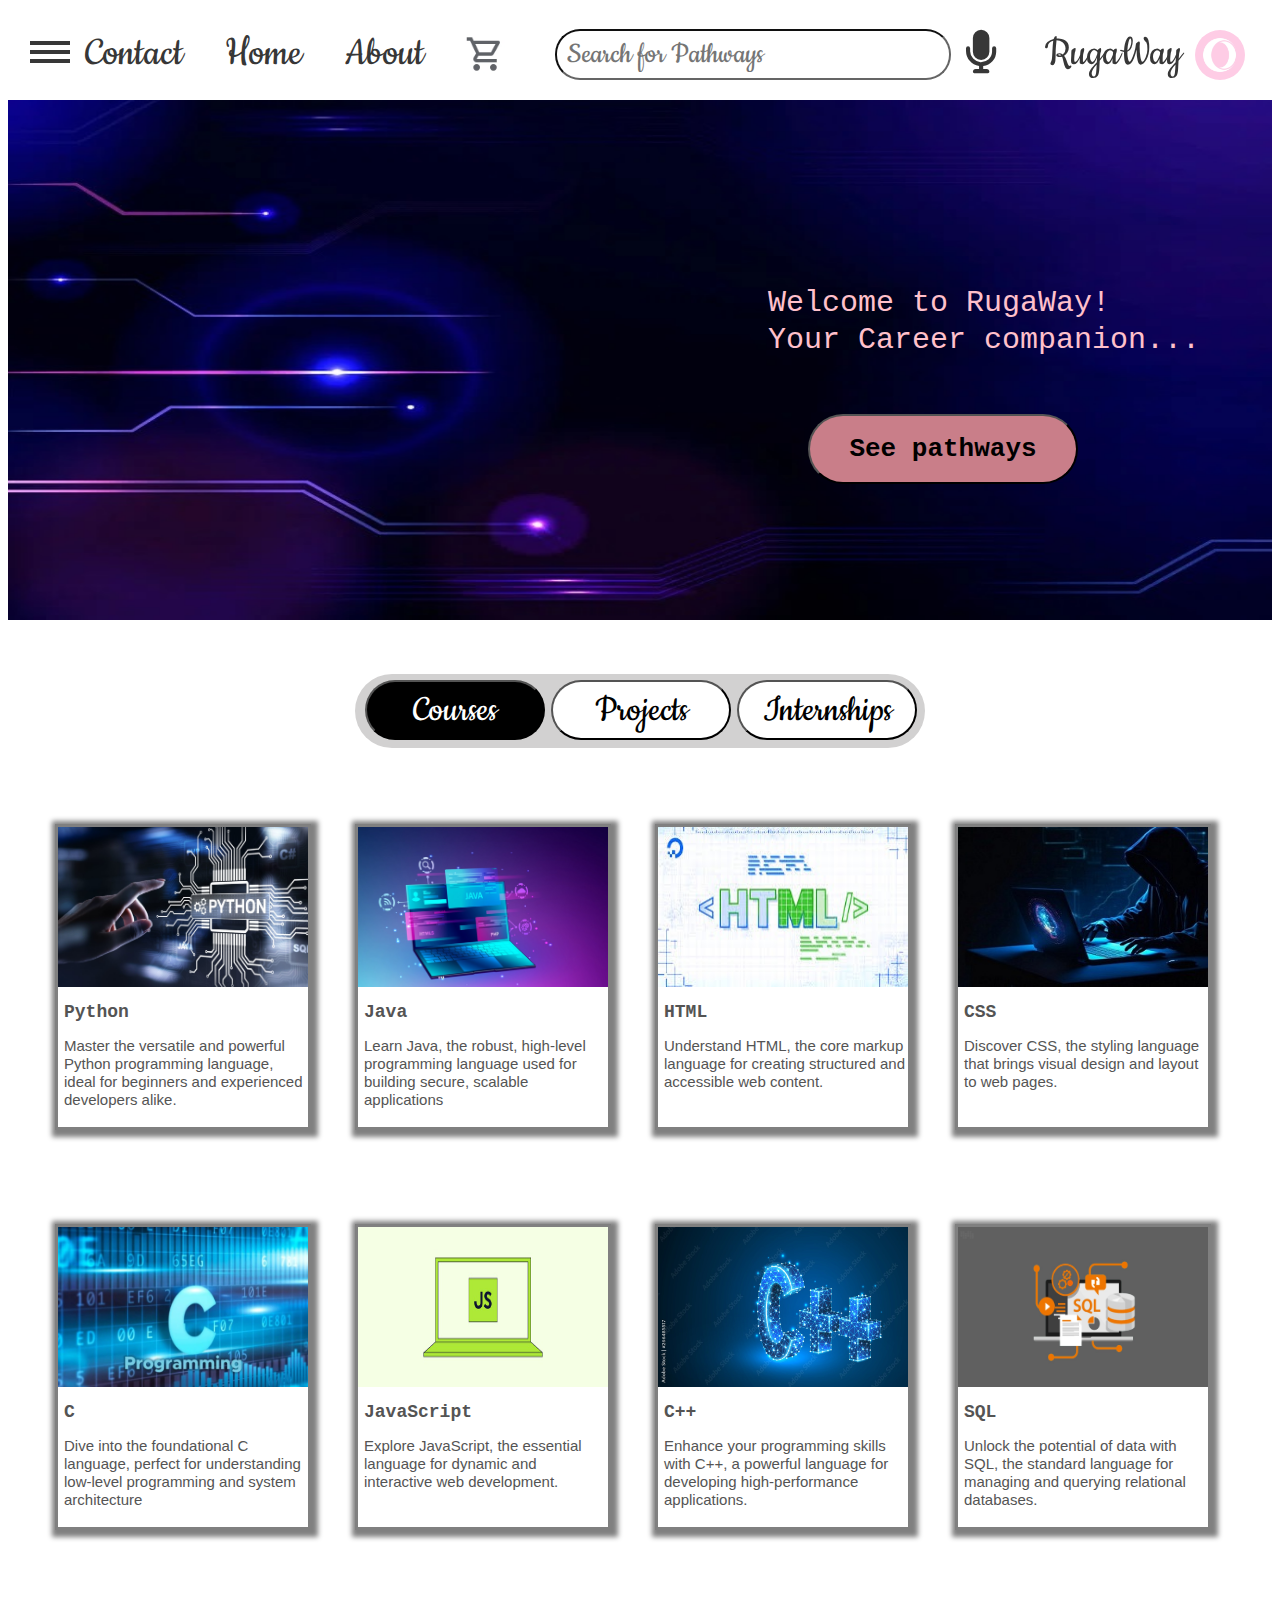
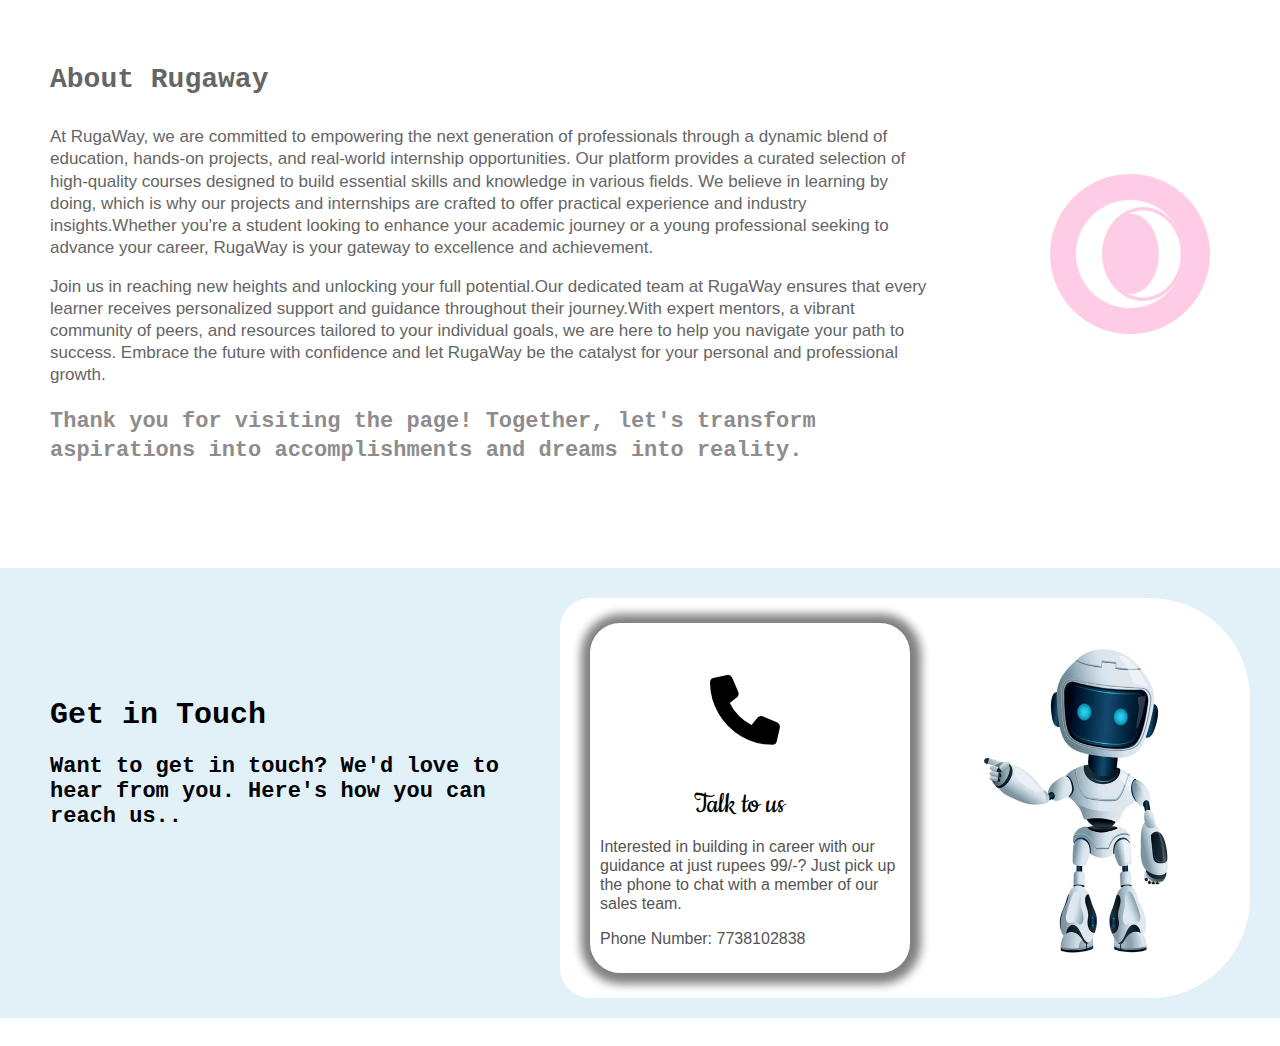
<file: index.html>
<!DOCTYPE html>
<html>
    <head>
        <title>
            Rugaway
        </title>
        <meta charset="UTF-8">
        <link rel="stylesheet" href="https://cdnjs.cloudflare.com/ajax/libs/font-awesome/6.0.0-beta3/css/all.min.css">
        <meta name="viewport" content="width=device-width, initial-scale=1.0">
        <link rel="preconnect" href="https://fonts.googleapis.com">
        <link rel="preconnect" href="https://fonts.gstatic.com" crossorigin>
        <link href="https://fonts.googleapis.com/css2?family=Kalnia+Glaze:wght@100..700&display=swap" rel="stylesheet">
        <link href="https://fonts.googleapis.com/css2?family=Cookie&family=Dancing+Script:wght@400..700&family=Tangerine:wght@400;700&display=swap" rel="stylesheet">
        <link rel="stylesheet" href="octlp.css">
        <link rel="stylesheet" href="octlp1.css">
    </head>
    <body>
        <div class="resptb">
        <div class="titlebar">
            <div class="menu" onclick="openav()">
                <div class="menubar"></div>
                <div class="menubar"></div>
                <div class="menubar"></div>
            </div>
            <div ><p class="toolbar-text tt1">Contact</p> </div>
            <div ><p class="toolbar-text tt2">Home</p> </div>
            <div ><p class="toolbar-text tt3">About</p> </div>
            <div class="t4"><img src="thumbnails/i231.jpg" class="i1"> </div>
            <div class="t5"><input type="text" placeholder="Search for Pathways" class="searchbar"> </div>
            <div class="t6"><a class="fa fa-microphone"></a> </div>
            <div class="t7"><p class="toolbar-text1">RugaWay</p> </div>
            <div class="t8"><img src="thumbnails/i21.jpg" class="i2"> </div>
        </div>
    </div>
    <div class="sidenav">
        <p onclick="closenav();" class="t0">&times</p>
        <p class="t1">Contact us</p>
        <p class="t2">Home</p>
        <p class="t3">About us</p>
    </div>
        <div class="shome">
           <img src="thumbnails/i2.jpg" class="homebg">
           <div class="hometxt">
                <p>Welcome to RugaWay!</p>
                <p>Your Career companion...</p>
                <button class="pathway">See pathways</button>
           </div>
        </div>
    <section class="searchs">
        <div class="pathways">
          <div class="buttonsclass">
            <button class="coursebutton b" onclick="courses();">Courses</button>
            <button class="projectbutton b" onclick="projects()">Projects</button>
            <button class="internbutton b" onclick="internships()">Internships</button>
          </div>
          <div class="scroll-container">
          <button class="scroll-arrow left" id="leftArrow">&#9664;</button>
          <div class="pwd o scroll-content" id="scrollContent">
           
            <div class="pwd1">
                <div class="pwd1img">
                    <img class="pwd1i1" src="thumbnails/ic1.jpg">
                </div>
                <div class="pwd1txt">
                    <p class="p1">Python</p>
                    <p>Master the versatile and powerful Python programming language, ideal for beginners and experienced developers alike.</p>
                </div>
                </div>
            <div class="pwd1">
                <div class="pwd1img"> 
                    <img class="pwd1i1" src="thumbnails/ic2.jpg"></div>
                <div class="pwd1txt">
                    <p class="p1">Java</p>
                    <p>Learn Java, the robust, high-level programming language used for building secure, scalable applications</p>
                </div>
            </div>
                <div class="pwd1">
                <div class="pwd1img"><img class="pwd1i1" src="thumbnails/ic3.jpg"></div>
                <div class="pwd1txt">
                <p class="p1">HTML</p>
                <p>Understand HTML, the core markup language for creating structured and accessible web content.</p>
                </div>
                </div>
                <div class="pwd1">
                <div class="pwd1img">
                <img class="pwd1i1" src="thumbnails/ic4.jpg">
                </div>
                <div class="pwd1txt">
                <p class="p1">
                CSS
                </p>
                <p>Discover CSS, the styling language that brings visual design and layout to web pages.</p>
                </div>
            </div>
</div>
        <button class="scroll-arrow right" id="rightArrow">&#9654;</button>
        </div>
        <div class="scrol-container">
            <div>
            <button class="scroll-arrow left" id="lefArrow">&#9664;</button> </div>
            <div class="pwd p scrol-content" id="scrolContent">
                <div class="pwd1">
                <div class="pwd1img">
                <img class="pwd1i1" src="thumbnails/ic5.jpg">
                </div>
                <div class="pwd1txt">
                <p class="p1">C</p>
                <p>Dive into the foundational C language, perfect for understanding low-level programming and system architecture</p>
                </div>
                </div>
                <div class="pwd1">
                <div class="pwd1img"> <img class="pwd1i1" src="thumbnails/ic7.jpg"></div>
                <div class="pwd1txt">
                <p class="p1">JavaScript</p>
                <p>Explore JavaScript, the essential language for dynamic and interactive web development.</p>
                </div>
                </div>
                <div class="pwd1">
                <div class="pwd1img"><img class="pwd1i1" src="thumbnails/ic6.jpg"></div>
                <div class="pwd1txt">
                <p class="p1">C++</p>
                <p>Enhance your programming skills with C++, a powerful language for developing high-performance applications.</p>
                </div>
                </div>
                <div class="pwd1">
                <div class="pwd1img">
                <img class="pwd1i1" src="thumbnails/ic8.jpg">
                </div>
                <div class="pwd1txt">
                <p class="p1">SQL</p>
                <p>Unlock the potential of data with SQL, the standard language for managing and querying relational databases.</p>
                </div>
            </div>

    </div>
    <div>
    <button class="scroll-arrow right" id="righArrow">&#9654;</button></div>
        </div>
</div>
</section>
      <div class="respabout">
        <div class="about">
            <div>
            <p class="about-heading">About Rugaway</p>
            <p>At RugaWay, we are committed to empowering the next generation of professionals through a dynamic blend of education, hands-on projects, and real-world internship opportunities. Our platform provides a curated selection of high-quality courses designed to build essential skills and knowledge in various fields. We believe in learning by doing, which is why our projects and internships are crafted to offer practical experience and industry insights.Whether you're a student looking to enhance your academic journey or a young professional seeking to advance your career, RugaWay is your gateway to excellence and achievement. </p>
            <p> Join us in reaching new heights and unlocking your full potential.Our dedicated team at RugaWay ensures that every learner receives personalized support and guidance throughout their journey.With expert mentors, a vibrant community of peers, and resources tailored to your individual goals, we are here to help you navigate your path to success. Embrace the future with confidence and let RugaWay be the catalyst for your personal and professional growth.</p>
            <p  class="about-heading ah"> Thank you for visiting the page!  Together, let's transform aspirations into accomplishments and dreams into reality.</p>
            </div>
            <div>
                <img src="thumbnails/i21.jpg" class="i3">
            </div>
        </div>
    </div>
    <div class="respcontact">
        <div class="contact">
           <div class="contactdiv1">
            <p class="contactdiv1 h">Get in Touch</p>
            <p>Want to get in touch? We'd love to hear from you. Here's how you can reach us..</p>
           </div>
           <div class="cd01">
           <div class="contactdiv2">
             <div class="cd0">
                <div class="cd1"><a class="fa fa-phone"></a> </div>
             </div>
             <div class="cd3">
                <p class="cd4">Talk to us</p>
                <p>Interested in building in career with our guidance at just rupees 99/-? Just pick up the phone to chat with a member of our sales team.</p>
                <p>Phone Number: 7738102838</p>
                
             </div> 
            </div>
           <div class="contactdiv3">
            <img src="thumbnails/i3.jpg" class="i4">
           </div> </div>
        </div>
    </div>
        <script src="octlp.js"></script>
    </body>
</html>
</file>
<file: octlp.css>
.titlebar{
    display: grid;
    grid-template-columns: 80px 140px 120px 120px 60px 420px 100px 150px 80px;
    row-gap: 20px;
    position: fixed;
    z-index: 1;
    height: 90px;
    /*font-family: 'Courier New', Courier, monospace;
    font-size: 28px;
    line-height: 52px;
    font-weight: 550; */
    font-family: cookie;
    font-size: 44px;
    font-weight: 580;
    line-height: 20px;
    background-color: white;
    width: 100%;
    color: rgb(55, 55, 55);
  
   justify-content: center;
}
.resptb{
   display: flex;
   justify-content: center;
}
.t7{
    margin: 0px;
}
body{
    margin-top: 0px;
}
.toolbar-text{
    cursor: pointer;
}

.menu{
    margin-top: 36px;
    height: 50px;
    width: 50px;
    margin-left: 20px;
    cursor: pointer;
}
.menubar{
    background-color: rgb(55, 55, 55);
    height: 4px;
    width: 40px;
    margin: 5px;
}
.t4{
 
   margin-top: 34px;
}
.i1{
    height: 40px;
    width: 40px;
    cursor: pointer;
}
.t5{
    margin-top: 14px;
    margin-right: 0px;
    margin-left: 30px;
}
.searchbar{
    margin-top: 15px;
    height: 45px;
    width: 380px;
    font-family: cookie;
    font-size: 32px;
    border-color: rgb(101, 101, 101);
    border-radius: 25px;
    padding-left: 10px;
}
.t6{
    margin-top: 30px;
    margin-left: 20px;
    cursor: pointer;
   
}
.t8{
    margin-top: 30px;
  
}
.i2{
    height: 50px;
    width: 50px;
    border-radius: 25px;
}
.shome{
    width: 100%;
}
.homebg{
    margin-top: 100px;
    width: 100%;
    height: 520px;
    margin-left: 0px;
    position: relative;
 
}
.hometxt{
    position: absolute;
    top: 30%;
    left: 60%;
    font-size: 30px;
    line-height: 7px;
    font-family: 'Courier New', Courier, monospace;
    color: pink;
}
.pathway{
    margin-left: 40px;
    margin-top: 40px;
    height: 70px;
    width: 270px;
    font-family: 'Courier New', Courier, monospace;
    font-size: 26px;
    font-weight: 550;
    background-color: rgb(201, 126, 137);
    border-radius: 35px;
    cursor: pointer;
}
.pathway:hover{
    background-color: rgb(163, 102, 111);
}
.hhut{
    height: 900px;
    display: grid;
    background-color: blue;
    grid-template-rows: 400px 400px;
}
.about{
    display: grid;
    grid-template-columns: 880px 300px;
    margin-left: 0px;
    margin-top: 70px;
    margin-bottom: 20px;
    font-size: 17px;
    line-height: 1.3;
    font-family: "Google Sans Text", arial, sans-serif;
    color: rgb(101, 101, 101);
}
.i3{
    margin-top: 140px;
    height: 160px;
    width: 160px;
    border-radius: 80px;
    margin-left: 120px;
}
.respabout{
    display: flex;
    justify-content: center;
}
.about-heading{
    font-family: 'Courier New', Courier, monospace;
    font-size: 28px;
    font-weight: 550;
}
.ah{
    font-size: 22px;
    color: rgb(142, 140, 140);
}
.respcontact{
    display: flex;
    justify-content: center;
}
.contact{
    background-color: rgb(226, 240, 247);
    margin-top: 60px;
    height: 450px;
    display: grid;
    grid-template-columns: 560px 720px;
    margin-bottom: 20px;

}
.contactdiv1{
    margin-left: 50px;
    font-family: 'Courier New', Courier, monospace;
    font-size: 22px;
    font-weight: 550;
    margin-top: 130px;
}
.h{
    margin: 0px;
    font-size: 30px;
}
.cd01{
    display: grid;
    grid-template-columns: 350px 340px;
    background-color: white;
    height: 400px;
    width: 660px;
    margin-top: 30px;
    margin-bottom: 20px;
    padding-left: 30px;
    border-radius: 30px 100px 100px 30px;
}
.contactdiv2{
    height: 350px;
    background-color: white;
    width: 320px;
    display: grid;
    grid-template-rows: 140px 200px;
    margin-top: 25px;
    box-shadow: grey 1px 1px 10px 10px;
    border-radius: 30px;
   
}
.contactdiv2:hover{
    -ms-transform: scale(1.03);
    -webkit-transform: scale(1.03); 
    transform: scale(1.03); 
}
.cd0{
    margin-left: 120px;
    margin-top: 50px;
}
.cd1{
    font-size: 70px;
}
.cd3{
    padding: 10px;
    font-size: 16px;
    line-height: 1.2;
    font-family: "Google Sans Text", arial, sans-serif;
    color: rgb(84, 84, 84);
}
.contactdiv3{
 
   margin-top: 25px;
}
.cd4{
    font-size: 32px;
    margin-left: 94px;
    font-family: cookie;
    line-height: 0.1px;
    color: black;
}
.i4{
    border-radius: 150px;
    height: 350px;
    width: 300px;
}
.pathways{
    margin-top: 50px;
    width: 100%;
    display: flex;
    justify-content: center;
    display: grid;
    grid-template-rows: 90px 400px 400px;
}
.buttonsclass{
   height: 68px;
   width: 570px;
   padding-top: 6px;
   background-color: rgb(210, 209, 209);
   border-radius: 100px;
   justify-self: center;
}
.coursebutton{
    height: 60px;
    width: 180px;
    margin-left: 10px;
    border-radius: 30px;
    font-family: cookie;
    background-color: black;
    color: white;
    font-size: 40px;
    cursor: pointer;

}
.projectbutton{
    height: 60px;
    width: 180px;
    margin-left: 2px;
    border-radius: 30px;
    font-family: cookie;
    font-size: 40px;
    background-color: white;
   cursor: pointer;
}
.internbutton{
    height: 60px;
    width: 180px;
    margin-left: 2px;
    border-radius: 30px;
    font-family: cookie;
    font-size: 40px;
    background-color: white;
    cursor: pointer;
}
.b:hover{
    background-color: black;
    color: white;
}

.pwd{
  
    display: grid;
    margin-top: 10px;
    grid-template-columns: 270px 270px 270px 270px;
    column-gap: 30px;
    padding: 0px 0px 0px 0px;
}
.pwd1{
    height: 300px;
    width: 250px;
    margin: 0px;
    margin-top: 50px;
    background-color: white;
    border-color: grey;
    border-style: solid;
    box-shadow: grey 2px 2px 5px 5px;
    display: grid;
    grid-template-rows: 160px 140px;
}
.pwd1:hover{
    -ms-transform: scale(1.5); 
    -webkit-transform: scale(1.5); 
    transform: scale(1.01); 
    box-shadow: rgb(95, 95, 95) 2px 2px 5px 5px;
}
.pwd1txt{
    padding-left: 6px;
    font-size: 15px;
    line-height: 1.2;
    font-family: "Google Sans Text", arial, sans-serif;
    color: rgb(84, 84, 84);
}
.pwd1i1{
   height: 160px;
   width: 250px;
}
.p1{
    font-family: 'Courier New', Courier, monospace;
    font-weight: bold;
    font-size: 18px;
    line-height: 14px;
}
.scroll-arrow{
    color: black;
    background-color: white;
    
}
.left{
   margin-right: 10px;
}
.sidenav{
    visibility: hidden;
    overflow-x: hidden;
    transition: 0.5s;
    width: 0px;
    height: 100%;
    z-index: 1;
    background-color: rgba(0, 0, 0, 0.842);
    color: white;
    top: 0;
    position: fixed;
    left: 0;
    font-family: cookie;
    font-size: 25px;

}
.t0{
    margin-left: 140px;
    font-size: 25px;
}
.t1, .t2, .t3{
    margin-left: 20px;
}
</file>
<file: octlp1.css>
@media (max-width: 1200px) and (min-width: 750px){
    .titlebar{
        display: grid;
        grid-template-columns: 100px 90px 80px 80px 40px 210px 40px 110px 40px;
        width:100%;
        column-gap: 0.8%;
        justify-content: center;
        font-size: 32px;
        line-height: 36px;
    }
    .t7{
        margin-right: 0px;
    }
    .menu{
        margin-top: 36px;
        height: 40px;
        width: 40px;
        margin-left: 70px;
    }
    .menubar{
        height: 4px;
        width: 30px;
        margin: 3px 0px;
    }
    .t4{
       margin-top: 34px;
    }
    .i1{
        height: 30px;
        width: 30px;
        cursor: pointer;
    }
    .t5{
        margin-top: 14px;
        margin-right: 0px;
        margin-left: 0px;
    }
    .searchbar{
        margin-top: 15px;
        height: 35px;
        width: 200px;
        font-size: 26px;
        padding-left: 10px;
    }
    .t6{
        margin-top: 30px;
        margin-left: 0px;
    }
    .t8{
        margin-left: 0px;
        margin-top: 30px;
    }
    .i2{
        height: 40px;
        width: 40px;
        border-radius: 25px;
        margin-left: 0px;
    }
    .hometxt{
        left: 55%;
        font-size: 24px;
        line-height: 20px;
    }
    .pathway{
        margin-left: 10px;
        margin-top: 40px;
        height: 60px;
        width: 240px;
        font-size: 24px;
    }
    .about{
        grid-template-columns: 600px 100px;
        column-gap: 0;
    }
    .i3{
        margin-top: 220px;
        margin-left: 10px;
        height: 160px;
        width: 160px;

    }
    .respabout{
        margin-left: 10px;
    }
    .ah{
        font-size: 22px;
    }
    .respcontact{
        display: flex;
        justify-content: center;
    }
    .contact{
        width: 800px;
        grid-template-columns: 230px 540px;
    }
    .contactdiv1{
        margin-left: 20px;
        font-size: 18px;
    }
    .h{
        margin: 0px;
        font-size: 30px;
    }
    .cd01{
        display: grid;
        grid-template-columns: 300px 240px;
        width: 540px;
    }
    .contactdiv2{
        width: 280px;
    }
    .cd0{
        margin-left: 120px;
        margin-top: 50px;
    }
    
    .contactdiv3{
       width: 240px;
       margin-top: 25px;
    }
    .cd4{
        margin-left: 86px;
    }
    .i4{
        border-radius: 150px;
        height: 240px;
        width: 240px;
        margin-top: 80px;
    }
    .scrol-content {
        display: flex;
        overflow-x: scroll;
        scroll-behavior: smooth;
        padding-left: 0px;
    }
    .scrol-container{
        width: 700px;
        padding-left: 0;
        display: flex;
        align-items: center;
        justify-self: center;
    }
    .scroll-container {
    width: 700px;
    display: flex;
    align-items: center;
    justify-self: center;
    }
    .scroll-content {
    display: flex;
    overflow-x: scroll;
    scroll-behavior: smooth;
    padding-left: 0px;
    }
    .scroll-arrow{
        display: flex;
        visibility: visible;
    } }
@media (min-width: 1200px){
    .scroll-arrow{
        display: none;
        visibility: hidden;
    }
}

@media(max-width: 1200px) and (min-width: 900px){
    .titlebar{
        display: grid;
        grid-template-columns: 40px 90px 80px 80px 40px 220px 40px 110px 40px;
        font-size: 38px;
        column-gap: 2%;
        line-height: 20px;
    }
    .menu{
        margin-left: 20px;
    }
    .about{
        display: grid;
        grid-template-columns: 750px 150px;
    }
    .i3{
    margin-top: 180px; }
    .contact{
            width: 900px;
            grid-template-columns: 330px 540px;
    }
    .scroll-container, .scrol-container{
        width: 900px;
    }
        
    }
@media (max-width: 750px) and (min-width: 300px){
    .sidenav{
        visibility: visible;
    }
    .titlebar{
        display: grid;
        grid-template-columns: 40px 0px 0px 0px 70px 190px 40px 90px 40px;
        width:100%;
        justify-content:center;
        font-size: 26px;
        line-height: 44px;
        height: 80px;
        column-gap: clamp(10px, 1vw, 20px);
    }
    .toolbar-text{
        visibility: hidden;
    }
    .t7{
        margin-right: 0px;
    }
    .menu{
        margin-top: 36px;
        height: 40px;
        width: 40px;
        margin-left: 0;
        margin-right: 0%;
    }
    .menubar{
        height: 4px;
        width: 30px;
        margin: 3px 0px;
    }
    .t4{
        visibility: hidden;
    }

.t5{
    margin-top: 14px;
    margin-right: 0px;
    margin-left: 0px;
}
    .searchbar{
        margin-top: 15px;
        height: 35px;
        width: 170px;
        font-size: 24px;
        padding-left: 10px;
    }
    .t6{
        margin-top: 30px;
        margin-left: 0px;
    }
    .t8{
        margin-left: 0px;
        margin-top: 30px;
    }
    .i2{
        height: 40px;
        width: 40px;
        border-radius: 25px;
        margin-left: 0px;
    }
    .hometxt{
        left: 55%;
        font-size: 24px;
        line-height: 20px;
    }
    .pathway{
        margin-left: 10px;
        margin-top: 40px;
        height: 60px;
        width: 240px;
        font-size: 24px;
    }
    .about{
        grid-template-columns: 600px 0px;
    }
    .i3{
        margin-top: 220px;
        margin-left: 10px;
        height: 0px;
        width: 0px;
        visibility: hidden;

    }
    .respabout{
        margin-left: 10px;
    }
    .ah{
        font-size: 22px;
    }
    .respcontact{
        display: flex;
        justify-content: center;
      
    }

    .contact{
        width: 600px;
        grid-template-columns: 0 auto;
        justify-self: center;
        padding-left: 20px;
        border-radius: 30px;
    }
    .contactdiv1{
        display: none;
        margin-left: 0px;
        font-size: 18px;
    
    }
    .h{
        margin: 0px;
        font-size: 30px;
    }
    .cd01{
        display: grid;
        grid-template-columns: 300px 240px;
        width: 540px;
      
    }
    .contactdiv2{
        width: 280px;
    }
    .cd0{
        margin-left: 120px;
        margin-top: 50px;
    }
    
    .contactdiv3{
        width: 240px;
        margin-top: 25px;
    }
    .cd4{
        margin-left: 86px;
    }
    .i4{
        border-radius: 150px;
        height: 240px;
        width: 240px;
        margin-top: 80px;
    }
    .buttonsclass{
        height: 52px;
        width: 400px;
        padding-top: 6px;
        background-color: rgb(210, 209, 209);
        border-radius: 100px;
        justify-self: center;
     }
     .coursebutton{
         height: 45px;
         width: 120px;
         margin-left: 10px;
       
         font-size: 30px;
         cursor: pointer;
     
     }
     .projectbutton{
         height: 45px;
         width: 120px;
         margin-left: 2px;
         border-radius: 30px;
         font-family: cookie;
         font-size: 30px;
         background-color: white;
        cursor: pointer;
     }
     .internbutton{
         height: 45px;
         width: 120px;
         margin-left: 2px;
         border-radius: 30px;
         font-family: cookie;
         font-size: 30px;
         background-color: white;
         cursor: pointer;
     }
    .scroll-container{
        width: 620px;
        display: flex;
        justify-self: center;
        align-items: center;
    }
    
    .scrol-container {
        display: flex;
        align-items: center;
    }
    .scrol-content {
        display: flex;
        overflow-x: scroll;
        scroll-behavior: smooth;
        padding-left: 20px;
    }
    .scrol-container{
        width: 620px;
        display: flex;
        justify-self: center;
    }
    .scroll-content {
    display: flex;
    overflow-x: scroll;
    scroll-behavior: smooth;
    padding-left: 20px;
    }
    .body{
        overflow-x: hidden;
    }
    .scroll-arrow{
        visibility: visible;
    }
}
@media (max-width: 570px) and (min-width: 400px){
    .titlebar{
        grid-template-columns: 40px 0px 0px 0px 70px 190px 40px 90px 40px;
        column-gap: 0;
    }
}
@media (max-width: 480px) and (min-width: 340px){
    .titlebar{
        grid-template-columns: 20px 0px 0px 0px 40px 120px 40px 90px 40px;
        column-gap: 0;
    }
    .searchbar{
        width: 100px;
    }
}
@media (max-width: 630px) and (min-width: 340px){
    .about{
        grid-template-columns: 450px 0px;
    }
    .contact{
        width: 450px;
        height: 360px;
        padding-left: 10px;   }
    .cd01{
        height: 340px;
        grid-template-columns: 270px 150px;
        width: 420px;
        margin: 5px 0;    }
    .contactdiv3{
        width: 130px;
    }
    .contactdiv2{
        grid-template-rows: 90px 200px;
        margin-top: 25px;
        width: 250px;
        height: 300px;
        font-size: 16px;
    }
    .cd0{
        margin-left: 90px;
        margin-top: 40px;
    }
    .cd1{
        font-size: 40px;
    }
    .cd4{
        font-size: 30px;
        margin-left: 66px;
    }
    .pathway{
        width: 140px;
        font-size: 16px;
        height: 46px;
        margin: 0;
    }
    .hometxt{
        top: 40%;
        font-size: 18px;
    }
    
    .i4{
        border-radius: 150px;
        height: 140px;
        width: 140px;
        margin-top: 110px; 
    }
    .scrol-container{
        width: 450px;
    }
    .scroll-container{
        width: 450px;
    }

}
@media (max-width: 480px) and (min-width: 340px){
    .about{
     grid-template-columns: 340px 0px;
     font-size: 16px;
    }
   .scrol-container{
     width: 330px;
     
   }
   .scroll-container{
     width: 330px;
     
   }
   .pwd{
    padding: 0;
    column-gap: 40px;
   }
   .ah{
    font-size: 18px;
   }
   .buttonsclass{
    width: 290px;
    height: 42px;
   }
   .coursebutton,.projectbutton, .internbutton{
    width: 85px;
    font-size: 20px;
    height: 36px;
   }
  
   .contact{
        width: 300px;
        height: 360px;
        padding: 10px;   }

    .cd01{
        height: 340px;
        grid-template-columns: 300px 0px;
        width: 280px;
        padding: 0;
        margin: 5px 10px;   
 }
    .contactdiv2{
        height: 340px;
        width: 280px;
        grid-template-rows: 130px 200px;
        margin:0;
    
    }
    .cd0{
        margin-left: 110px;
        margin-top: 40px;
    }
    .cd1{
        font-size: 60px;
    }
    .cd4{
      
        font-size: 30px;
        margin-left: 86px;
    }
    .contactdiv3{
        width: 0;
    }
    .i4{
        width: 0;
        display: none;
    }
    .hometxt{
        top: 35%;
        font-size: 18px;
    }
    
 
 }
</file>
